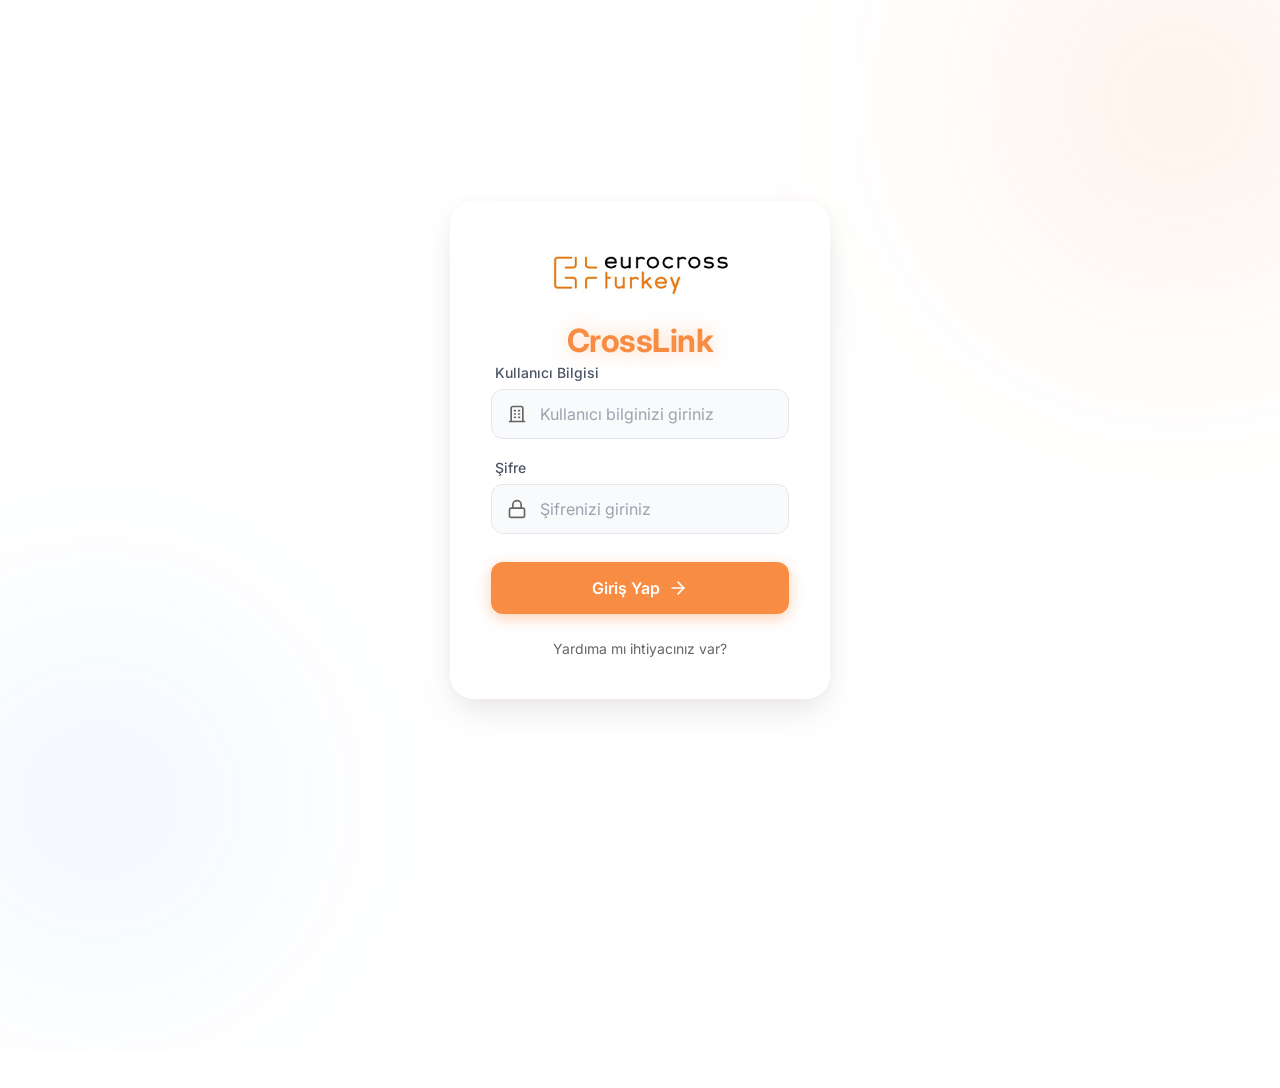
<file: index.html>
<!DOCTYPE html>
<html lang="tr">

<head>
    <meta charset="UTF-8">
    <meta name="viewport" content="width=device-width, initial-scale=1.0">
    <title>CrossLink - Eurocross Turkey</title>
    <!-- Google Fonts: Inter -->
    <link rel="preconnect" href="https://fonts.googleapis.com">
    <link rel="preconnect" href="https://fonts.gstatic.com" crossorigin>
    <link href="https://fonts.googleapis.com/css2?family=Inter:wght@300;400;500;600;700&display=swap" rel="stylesheet">
    <link rel="stylesheet" href="./style.css">
    <script defer src="./app.js"></script>
</head>

<body class="login-body">
    <!-- Full Screen Loading Overlay -->
    <div id="loadingOverlay" class="loading-overlay hidden">
        <div class="loader-content">
            <img src="./Car.gif" alt="Araç Yükleniyor" class="car-animation">
            <h2 class="loading-text" style="color: #F88C42;">Sisteme Giriş Yapılıyor...</h2>
        </div>
    </div>

    <!-- Background Decoration -->
    <div class="bg-shape shape-1"></div>
    <div class="bg-shape shape-2"></div>

    <main class="login-container">
        <div class="login-card glass-panel">
            <div class="logo-container">
                <img src="./Logo.png" alt="Eurocross Turkey Logo" class="company-logo">
            </div>

            <h1 class="project-title" style="color: #F88C42;">CrossLink</h1>

            <form id="loginForm" class="login-form">
                <div class="input-group">
                    <label for="companyName">Kullanıcı Bilgisi</label>
                    <div class="input-wrapper">
                        <!-- SVG Icon for Company -->
                        <svg xmlns="http://www.w3.org/2000/svg" width="20" height="20" viewBox="0 0 24 24" fill="none"
                            stroke="currentColor" stroke-width="2" stroke-linecap="round" stroke-linejoin="round"
                            class="input-icon">
                            <path d="M3 21h18"></path>
                            <path d="M9 8h1"></path>
                            <path d="M9 12h1"></path>
                            <path d="M9 16h1"></path>
                            <path d="M14 8h1"></path>
                            <path d="M14 12h1"></path>
                            <path d="M14 16h1"></path>
                            <path d="M5 21V5a2 2 0 0 1 2-2h10a2 2 0 0 1 2 2v16"></path>
                        </svg>
                        <input type="text" id="companyName" placeholder="Kullanıcı bilginizi giriniz" required
                            autocomplete="username">
                    </div>
                </div>

                <div class="input-group">
                    <label for="password">Şifre</label>
                    <div class="input-wrapper">
                        <!-- SVG Icon for Lock -->
                        <svg xmlns="http://www.w3.org/2000/svg" width="20" height="20" viewBox="0 0 24 24" fill="none"
                            stroke="currentColor" stroke-width="2" stroke-linecap="round" stroke-linejoin="round"
                            class="input-icon">
                            <rect width="18" height="11" x="3" y="11" rx="2" ry="2"></rect>
                            <path d="M7 11V7a5 5 0 0 1 10 0v4"></path>
                        </svg>
                        <input type="password" id="password" placeholder="Şifrenizi giriniz" required
                            autocomplete="current-password">
                    </div>
                </div>

                <div id="errorMessage" class="error-message">Hatalı kullanıcı bilgisi veya şifre.</div>

                <button type="submit" class="login-btn">
                    <span>Giriş Yap</span>
                    <svg xmlns="http://www.w3.org/2000/svg" width="20" height="20" viewBox="0 0 24 24" fill="none"
                        stroke="currentColor" stroke-width="2" stroke-linecap="round" stroke-linejoin="round">
                        <path d="M5 12h14"></path>
                        <path d="m12 5 7 7-7 7"></path>
                    </svg>
                </button>
            </form>

            <div class="support-link">
                <a href="#">Yardıma mı ihtiyacınız var?</a>
            </div>
        </div>
    </main>
</body>

</html>
</file>
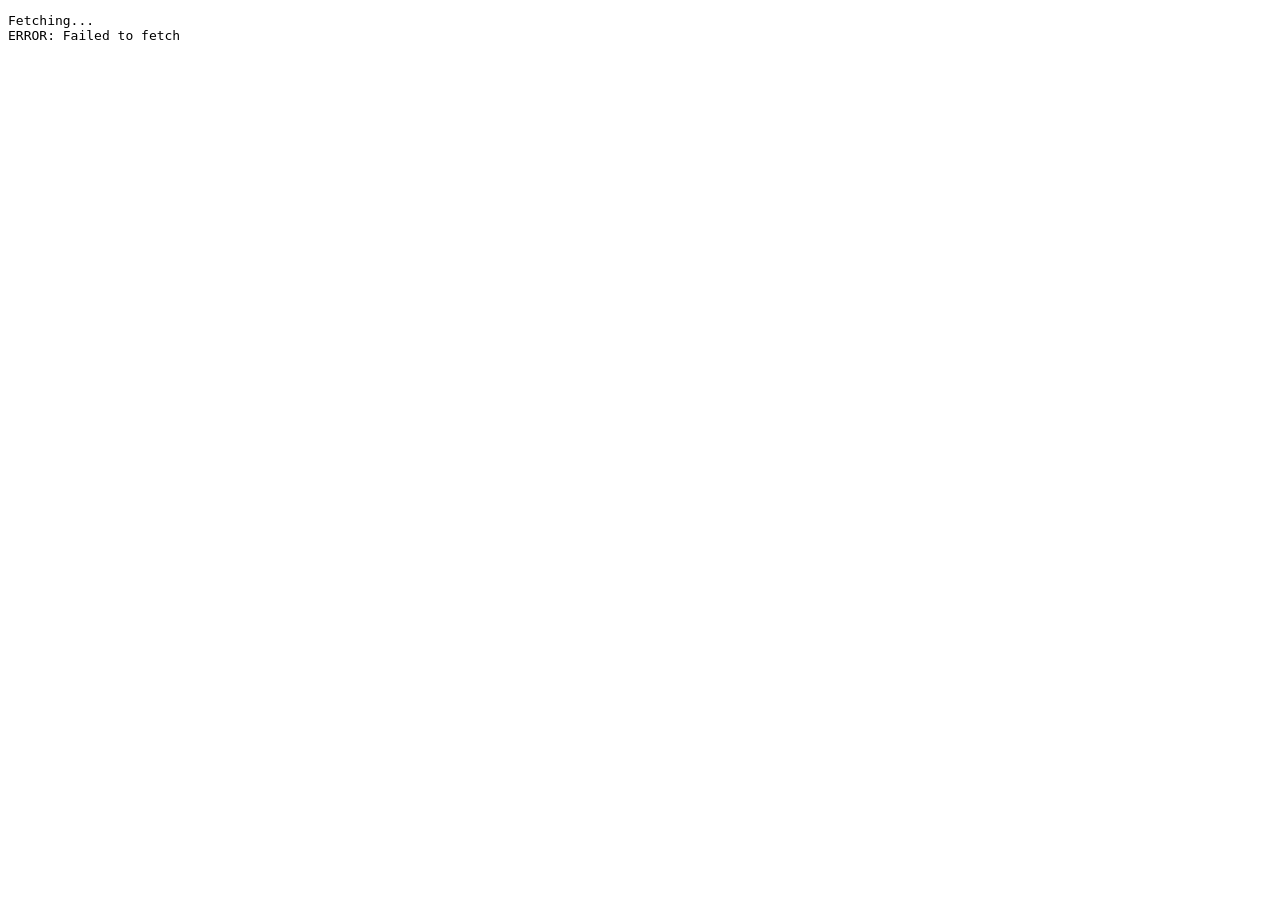
<file: debug.html>
<!DOCTYPE html>
<html>

<body>
    <pre id="log"></pre>
    <script>
        const DELIVERED_CSV_URL = "https://docs.google.com/spreadsheets/d/1d-IUF5slokrV36jc5oOZcfK0v-lUz0JoC2fjEAm6CLo/export?format=csv";
        const PENDING_CSV_URL = "https://docs.google.com/spreadsheets/d/1McoRE5bx0IWdnbqv-__gtn3ywY0U13zWnMPaArtuCxQ/export?format=csv";

        function l(msg) {
            document.getElementById('log').textContent += msg + '\n';
            console.log(msg);
        }

        function toLowerTr(str) {
            if (!str) return "";
            return str.replace(/İ/g, 'i').replace(/I/g, 'ı').toLowerCase();
        }

        function parseCSV(csvText) {
            const lines = csvText.split('\n').filter(line => line.trim() !== "");
            l("Total lines: " + lines.length);
            if (lines.length < 2) return [];

            const headers = lines[0].split(',').map(h => h.trim());
            l("Headers count: " + headers.length);
            l("Header at 11: " + headers[11]);

            const data = [];
            for (let i = 1; i < lines.length; i++) {
                const values = lines[i].split(',');
                if (values.length > 5) {
                    let rowObj = {};
                    headers.forEach((header, index) => {
                        rowObj[header] = values[index] ? values[index].trim() : "";
                    });
                    data.push(rowObj);
                }
            }
            return data;
        }

        async function test() {
            try {
                l("Fetching...");
                const [deliveredResponse, pendingResponse] = await Promise.all([
                    fetch(DELIVERED_CSV_URL),
                    fetch(PENDING_CSV_URL)
                ]);

                const deliveredText = await deliveredResponse.text();
                l("Parsing Delivered...");
                const deliveredData = parseCSV(deliveredText);

                let allData = [...deliveredData];

                const currentSupplier = "AKTİF FİLO";
                const supplierLower = toLowerTr(currentSupplier).trim();
                l("supplierLower to search: '" + supplierLower + "'");

                let matchCount = 0;
                let sampleRow = null;

                for (let i = 0; i < allData.length; i++) {
                    const row = allData[i];
                    if ((row['Tedarikçi'] || "").includes("AKTI") || (row['Tedarikçi'] || "").includes("AKTİ")) {
                        if (!sampleRow) sampleRow = row;
                    }

                    const rawSupplier = row['Tedarikçi'] || "UNDEFINED";
                    const rowSupplier = toLowerTr(row['Tedarikçi']).trim();

                    if (rowSupplier === supplierLower || rowSupplier.includes(supplierLower) || supplierLower.includes(rowSupplier)) {
                        matchCount++;
                    }
                }

                l("Match count: " + matchCount);
                if (sampleRow) {
                    l("Sample row keys: " + Object.keys(sampleRow).join(", "));
                    l("Sample row raw tedarikci: '" + sampleRow['Tedarikçi'] + "'");
                    l("Sample row toLowerTr: '" + toLowerTr(sampleRow['Tedarikçi']).trim() + "'");
                } else {
                    l("No row with AKTİ found!");
                }

                l("DONE");

            } catch (e) {
                l("ERROR: " + e.message);
            }
        }

        test();
    </script>
</body>

</html>
</file>
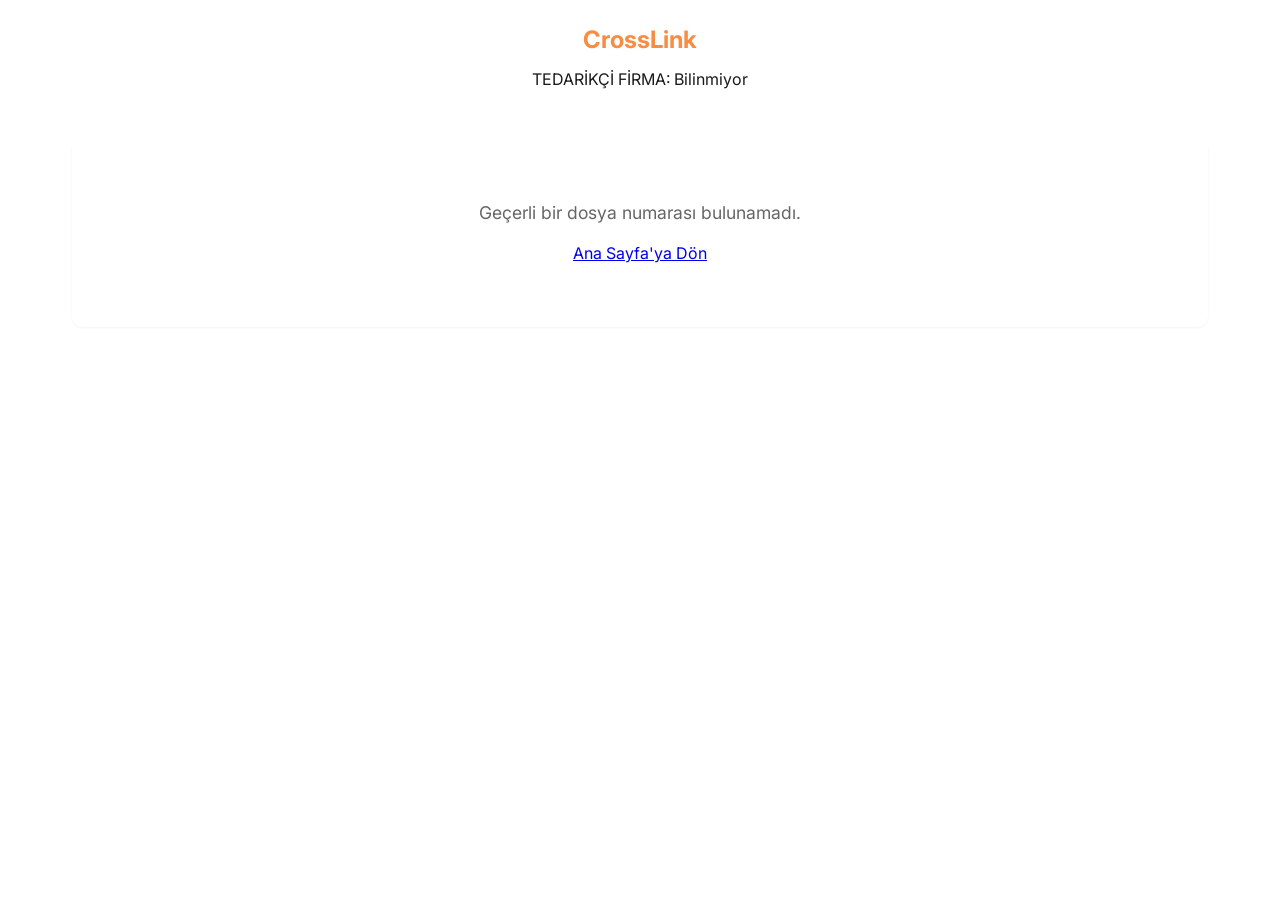
<file: detail.html>
<!DOCTYPE html>
<html lang="tr">

<head>
    <meta charset="UTF-8">
    <meta name="viewport" content="width=device-width, initial-scale=1.0">
    <title>Dosya Detayı - CrossLink</title>
    <link href="https://fonts.googleapis.com/css2?family=Inter:wght@300;400;500;600;700&display=swap" rel="stylesheet">
    <link rel="stylesheet" href="./style.css?v=3">
    <link rel="stylesheet" href="./detail.css?v=3">
    <script defer src="./detail.js?v=3"></script>
</head>

<body>
    <!-- Full Screen Loading Overlay to match login exactly -->
    <div id="loadingOverlay" class="loading-overlay active">
        <div class="loader-content">
            <img src="./Car.gif" alt="Araç Yükleniyor" class="car-animation">
            <h2 class="loading-text" style="color: #F88C42;">Dosyaya Giriliyor...</h2>
        </div>
    </div>

    <div class="dashboard-container">
        <!-- Header -->
        <header class="dashboard-header detail-header-centered">
            <div class="header-left">
                <div class="logo">
                    <h1 style="color: var(--primary-color); font-size: 1.5rem;">CrossLink</h1>
                </div>
            </div>
            <div class="header-right">
                <div class="user-info">
                    <span class="supplier-label">TEDARİKÇİ FİRMA:</span>
                    <span class="supplier-name" id="supplierNameDisplay">Yükleniyor...</span>
                </div>
            </div>
        </header>

        <!-- Main Content -->
        <main class="detail-main">
            <!-- Loading overlay was here, moved to root -->

            <div id="errorOverlay" class="error-overlay hidden">
                <p id="errorMessage">Dosya bulunamadı.</p>
                <a href="dashboard.html" class="btn btn-primary">Ana Sayfa'ya Dön</a>
            </div>

            <div id="detailContent" class="detail-content hidden">
                <!-- Page Header with Status -->
                <div class="detail-page-header">
                    <div style="display: flex; gap: 15px; align-items: flex-start;">
                        <a href="dashboard.html" class="back-btn" style="margin-top: 4px;" title="Geri Dön">
                            <svg width="24" height="24" viewBox="0 0 24 24" fill="none" stroke="currentColor"
                                stroke-width="2" stroke-linecap="round" stroke-linejoin="round">
                                <line x1="19" y1="12" x2="5" y2="12"></line>
                                <polyline points="12 19 5 12 12 5"></polyline>
                            </svg>
                        </a>
                        <div>
                            <h2 id="pageTitleHizmetNo"
                                style="font-weight: 600; font-size: 1.5rem; color: var(--text-dark);">Hizmet No: </h2>
                            <h2 id="pageTitleDosyaNo"
                                style="font-weight: 600; font-size: 1.5rem; color: var(--text-dark);">Dosya No: </h2>
                        </div>
                        <div id="detailPerformanceCard"
                            style="margin-left: 20px; padding: 10px 15px; border: 1px solid var(--border-color); border-radius: 8px; box-shadow: 0 2px 4px rgba(0,0,0,0.05); display: flex; flex-direction: column; justify-content: center; background: #fff;">
                            <span
                                style="font-size: 0.75rem; color: #666; font-weight: 600; text-transform: uppercase; margin-bottom: 4px;">Teslimat
                                Süresi</span>
                            <span id="detailPerformanceText"
                                style="font-size: 1.1rem; font-weight: 700; color: var(--primary-color);">Yükleniyor...</span>
                        </div>
                    </div>
                    <div style="display:none;">
                        <span id="badgeStatus" class="status-badge"></span>
                    </div>
                </div>

                <div id="operasyonNotAlert" class="hidden" style="margin-bottom:20px; padding: 16px; background: #EEF2FF; border-left: 4px solid #4338CA; border-radius: 8px;">
                    <h3 style="margin: 0 0 8px 0; font-size: 1.1rem; color: #4338CA; display: flex; align-items: center; gap: 8px;">
                        <svg width="20" height="20" viewBox="0 0 24 24" fill="none" stroke="currentColor" stroke-width="2"><path d="M14 2H6a2 2 0 0 0-2 2v16a2 2 0 0 0 2 2h12a2 2 0 0 0 2-2V8z"></path><polyline points="14 2 14 8 20 8"></polyline><line x1="16" y1="13" x2="8" y2="13"></line><line x1="16" y1="17" x2="8" y2="17"></line></svg>
                        Operasyon Notu
                    </h3>
                    <p id="operasyonNotText" style="margin: 0; color: #374151; font-size: 0.95rem; line-height: 1.5;"></p>
                </div>

                <!-- 1. Müşteri Bilgileri -->
                <section class="detail-section">
                    <div class="section-header">
                        <h3>Müşteri Bilgileri</h3>
                    </div>
                    <div class="info-grid">
                        <div class="info-group">
                            <label>Kullanıcı Adı</label>
                            <div class="info-value" id="valIsim">-</div>
                        </div>
                        <div class="info-group">
                            <label>Kullanıcı Soyadı</label>
                            <div class="info-value" id="valSoyisim">-</div>
                        </div>
                        <div class="info-group">
                            <label>Telefon</label>
                            <div class="info-value" id="valTelefon">-</div>
                        </div>
                        <div class="info-group">
                            <label>Teminat</label>
                            <div class="info-value" id="valTeminat">-</div>
                        </div>
                        <div class="info-group update-btn-group" id="btnUpdateGroup"
                            style="display: none; margin-top: 10px;">
                            <button id="btnOpenUpdateModal" class="btn detail-action-btn action-btn"
                                style="padding: 12px 24px; justify-content: center; width: 100%;">Güncelle</button>
                        </div>
                    </div>
                </section>

                <!-- 2. İkame Araç Bilgileri -->
                <section class="detail-section">
                    <div class="section-header">
                        <h3>Araç Bilgileri</h3>
                    </div>
                    <div class="info-grid form-grid">
                        <div class="form-group">
                            <label>Plaka</label>
                            <input type="text" id="inputPlaka" class="form-control" placeholder="Örn: 34ABC123">
                        </div>
                        <div class="form-group">
                            <label>Marka</label>
                            <div id="containerMarka">
                                <!-- Select for editable, span for readonly -->
                                <select id="inputMarka" class="form-control editable-only">
                                    <option value="">Seçiniz...</option>
                                </select>
                                <div id="displayMarka" class="info-value readonly-only hidden">-</div>
                            </div>
                        </div>
                        <div class="form-group">
                            <label>Model</label>
                            <div id="containerModel">
                                <select id="inputModel" class="form-control editable-only" disabled>
                                    <option value="">Önce Marka Seçiniz...</option>
                                </select>
                                <div id="displayModel" class="info-value readonly-only hidden">-</div>
                            </div>
                        </div>
                        <div class="form-group">
                            <label>Segment</label>
                            <!-- Segment is always auto-filled or read from excel -->
                            <input type="text" id="inputSegment" class="form-control" readonly placeholder="-">
                        </div>
                        <div class="form-group">
                            <label>Kilometre</label>
                            <!-- Input allowing numbers/formatting -->
                            <input type="text" id="inputKm" class="form-control" placeholder="10.000">
                        </div>
                        <div class="form-group">
                            <label>Araç Yılı</label>
                            <div id="containerYil">
                                <select id="inputYil" class="form-control editable-only">
                                    <option value="">Seçiniz...</option>
                                    <!-- Populated by JS (2011-2026) -->
                                </select>
                                <div id="displayYil" class="info-value readonly-only hidden">-</div>
                            </div>
                        </div>
                        <div class="form-group">
                            <label>Drop Kilometre</label>
                            <input type="text" id="inputDropKm" class="form-control" placeholder="100">
                        </div>
                    </div>
                    <!-- Araç Bilgilerini Kaydet Butonu -->
                    <div style="margin-top:12px; display:flex; justify-content:flex-end;">
                        <button id="btnSaveVehicleInfo" class="btn detail-action-btn action-btn" style="padding:10px 24px; font-size:0.9rem;">
                            💾 Araç Bilgilerini Kaydet
                        </button>
                    </div>
                </section>

                <!-- 3. Tarihler -->
                <section class="detail-section">
                    <div class="section-header">
                        <h3>Tarihler</h3>
                    </div>
                    <div class="info-grid form-grid">
                        <div class="form-group">
                            <label>Teslimat Tarihi</label>
                            <input type="text" id="inputTeslimatTarihi" class="form-control"
                                placeholder="Örn: 08.03.2026 12:13">
                        </div>
                        <div class="form-group">
                            <label>İade Tarihi</label>
                            <input type="text" id="inputIadeTarihi" class="form-control"
                                placeholder="Örn: 08.03.2026 12:13">
                        </div>
                        <div class="form-group" id="hakedisGroup">
                            <label>Hakediş Tarihi</label>
                            <input type="text" id="inputHakedisTarihi" class="form-control" readonly placeholder="-">
                        </div>
                    </div>
                </section>

                <!-- 4. Ekler -->
                <section class="detail-section" id="eklerSection">
                    <div class="section-header">
                        <h3>Ekler</h3>
                    </div>
                    <div id="eklerListesi" class="ekler-list">
                        <p class="text-muted" id="noEklerMessage">Henüz eklenmiş bir evrak bulunmuyor.</p>
                        <!-- Eklenen evraklar JS ile buraya eklenecek -->
                    </div>
                </section>

                <!-- 5. Notlar -->
                <section class="detail-section">
                    <div class="section-header">
                        <h3>Notlar</h3>
                    </div>
                    <div id="notlarListesi" style="margin-bottom:10px; max-height:200px; overflow-y:auto;"></div>
                    <div style="display:flex; gap:8px; align-items:flex-end;">
                        <textarea id="notInput" class="form-control" rows="3" placeholder="Notunuzu buraya yazınız..."
                            style="flex:1; resize:vertical;"></textarea>
                        <button id="btnAddNot" class="btn detail-action-btn action-btn"
                            style="padding:10px 18px; height:fit-content; white-space:nowrap;">Not Ekle</button>
                    </div>
                </section>

                <!-- 6. Aksiyon Butonları -->
                <section class="action-section">
                    <input type="file" id="hiddenFileInput" style="display: none;">
                    <button class="btn detail-action-btn action-btn" id="btnUploadForm"
                        style="display: flex; align-items: center; gap: 8px; padding: 12px 24px;">
                        <svg width="18" height="18" viewBox="0 0 24 24" fill="none" stroke="currentColor"
                            stroke-width="2" stroke-linecap="round" stroke-linejoin="round" style="margin-right:8px;">
                            <path d="M21 15v4a2 2 0 0 1-2 2H5a2 2 0 0 1-2-2v-4"></path>
                            <polyline points="17 8 12 3 7 8"></polyline>
                            <line x1="12" y1="3" x2="12" y2="15"></line>
                        </svg>
                        İkame Araç Formunu Yükle
                    </button>
                    <button class="btn detail-action-btn action-btn" id="btnStartTeslimat" style="padding: 12px 24px;">
                        Teslimat Sürecini Başlat
                    </button>
                    <button class="btn detail-action-btn action-btn" id="btnStartIade" style="padding: 12px 24px;">
                        İade Sürecini Başlat
                    </button>
                    <button class="btn action-btn" id="btnResetDemo"
                        style="padding: 12px 24px; background-color: #dc2626; color: white;">
                        Süreci Sıfırla (Demo)
                    </button>
                </section>

                <!-- Activity Log Panel (sağ panel) -->
                <section class="detail-section" style="margin-top:20px;">
                    <div class="section-header"
                        style="display:flex; justify-content:space-between; align-items:center;">
                        <h3>Aktivite Logu</h3>
                        <span style="font-size:0.75rem;color:#999;">Son aksiyonlar</span>
                    </div>
                    <div id="activityLog"
                        style="max-height:300px; overflow-y:auto; font-size:0.82rem; border:1px solid var(--border-color); border-radius:6px; padding:12px; background:#fafafa;">
                        <p style="color:#999; text-align:center; margin:0;">Henüz bir aksiyon gerçekleşmedi.</p>
                    </div>
                </section>
            </div>
        </main>
    </div>

    <!-- Update Modal (Pop-up) -->
    <div id="updateModal" class="modal hidden">
        <div class="modal-content">
            <div class="modal-header">
                <h3>Müşteri Bilgilerini Güncelle</h3>
                <span class="close-modal" id="closeUpdateModal">&times;</span>
            </div>
            <div class="modal-body">
                <div class="form-group">
                    <label>Kullanıcı Adı</label>
                    <input type="text" id="modalIsim" class="form-control">
                </div>
                <div class="form-group">
                    <label>Kullanıcı Soyadı</label>
                    <input type="text" id="modalSoyisim" class="form-control">
                </div>
                <div class="form-group">
                    <label>Telefon</label>
                    <input type="text" id="modalTelefon" class="form-control">
                </div>
                <div class="form-group">
                    <label>Teminat</label>
                    <input type="text" id="modalTeminat" class="form-control">
                </div>
                <div class="form-group"
                    style="margin-top: 20px; border-top: 1px solid var(--border-color); padding-top: 15px;">
                    <label style="color: #dc2626; font-weight: 600;">İşlem Onayı İçin Şifre</label>
                    <input type="password" id="modalSifre" class="form-control" placeholder="Şifrenizi giriniz...">
                    <p id="modalError" class="error-msg hidden">Hatalı şifre girdiniz.</p>
                </div>
            </div>
            <div class="modal-footer"
                style="display: flex; justify-content: space-between; gap: 10px; margin-top: 20px;">
                <button class="btn modal-btn-cancel modal-btn-large" id="btnCancelUpdate">İptal</button>
                <button class="btn modal-btn-confirm modal-btn-large" id="btnSaveUpdate">Kaydet</button>
            </div>
        </div>
    </div>

    <!-- Delete Modal (Pop-up) -->
    <div id="deleteModal" class="modal hidden">
        <div class="modal-content">
            <div class="modal-header">
                <h3>Evrak Silme Onayı</h3>
                <span class="close-modal" id="closeDeleteModal">&times;</span>
            </div>
            <div class="modal-body">
                <p>Bu evrağı silmek istediğinize emin misiniz? Silmek için şifrenizi giriniz.</p>
                <div class="form-group" style="margin-top: 15px;">
                    <label style="color: #dc2626; font-weight: 600;">İşlem Onayı İçin Şifre</label>
                    <input type="password" id="modalDeleteSifre" class="form-control"
                        placeholder="Şifrenizi giriniz...">
                    <p id="modalDeleteError" class="error-msg hidden">Hatalı şifre girdiniz.</p>
                </div>
            </div>
            <div class="modal-footer"
                style="display: flex; justify-content: space-between; gap: 10px; margin-top: 20px;">
                <button class="btn modal-btn-cancel modal-btn-large" id="btnCancelDelete">İptal</button>
                <button class="btn modal-btn-danger modal-btn-large" id="btnConfirmDelete">Sil</button>
            </div>
        </div>
    </div>

    <!-- SMS OTP Modal (Pop-up) -->
    <div id="smsModal" class="modal hidden">
        <div class="modal-content">
            <div class="modal-header">
                <h3>Teslimat Onay Kodu</h3>
                <span class="close-modal" id="closeSmsModal">&times;</span>
            </div>
            <div class="modal-body">
                <p>Sigortalıya gönderilen 6 haneli onay kodunu giriniz.</p>
                <div class="form-group" style="margin-top: 15px;">
                    <label style="color: var(--primary-color); font-weight: 600;">Onay Kodu</label>
                    <input type="text" id="modalSmsKod" class="form-control" placeholder="Örn: 123456" maxlength="6"
                        style="text-align: center; font-size: 1.5rem; letter-spacing: 5px;">
                    <p id="modalSmsError" class="error-msg hidden">Hatalı kod girdiniz.</p>
                </div>
            </div>
            <div class="modal-footer"
                style="display: flex; justify-content: space-between; gap: 10px; margin-top: 20px;">
                <button class="btn modal-btn-cancel modal-btn-large" id="btnCancelSms">İptal</button>
                <button class="btn modal-btn-confirm modal-btn-large" id="btnConfirmSms">Onayla</button>
            </div>
        </div>
    </div>

    <!-- Custom Confirm Modal for İade -->
    <div id="confirmIadeModal" class="modal hidden">
        <div class="modal-content">
            <div class="modal-header">
                <h3>İade Süreci</h3>
                <span class="close-modal" id="closeConfirmIadeModal">&times;</span>
            </div>
            <div class="modal-body">
                <p>Sigortalıyla araç iade süreci şu anda fiziksel olarak yapılacaksa bu adıma geçilmelidir. Devam etmek
                    istiyor musunuz?</p>
            </div>
            <div class="modal-footer"
                style="display: flex; justify-content: space-between; gap: 10px; margin-top: 20px;">
                <button class="btn modal-btn-cancel modal-btn-large" id="btnCancelIade">İptal</button>
                <button class="btn modal-btn-confirm modal-btn-large" id="btnYesIade">Evet, Başlat</button>
            </div>
        </div>
    </div>

</body>

</html>
</file>
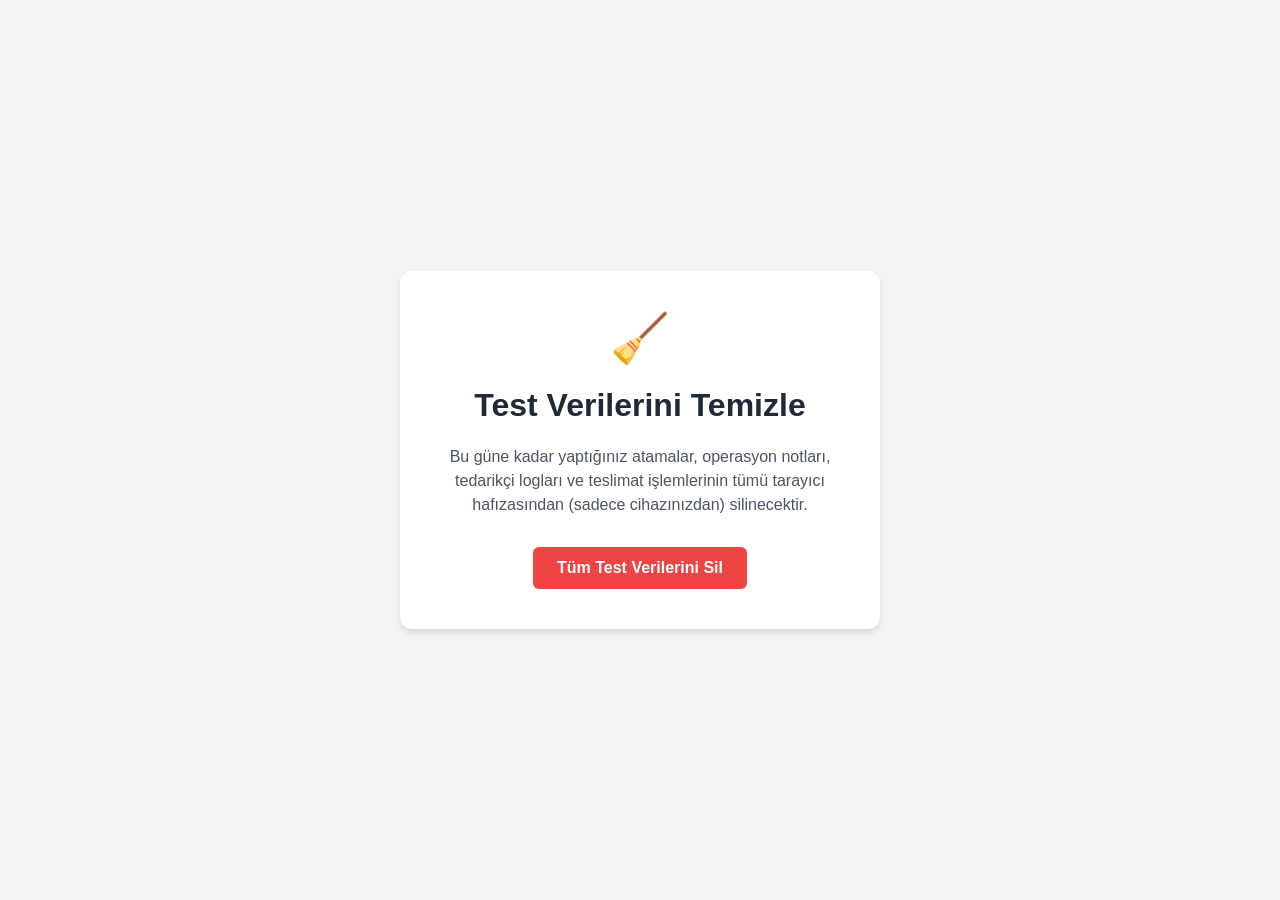
<file: reset.html>
<!DOCTYPE html>
<html lang="tr">
<head>
    <meta charset="UTF-8">
    <title>Sistemi Sıfırla (CrossLink)</title>
    <style>
        body { font-family: 'Segoe UI', Tahoma, Geneva, Verdana, sans-serif; display: flex; align-items: center; justify-content: center; height: 100vh; background-color: #f3f4f6; margin: 0; }
        .card { background: white; padding: 40px; border-radius: 12px; box-shadow: 0 4px 6px rgba(0,0,0,0.1); text-align: center; max-width: 400px; }
        .icon { font-size: 48px; margin-bottom: 20px; }
        h1 { color: #1f2937; margin-top: 0; }
        p { color: #4b5563; margin-bottom: 30px; line-height: 1.5; }
        button { background-color: #ef4444; color: white; border: none; padding: 12px 24px; font-size: 16px; border-radius: 6px; cursor: pointer; font-weight: bold; transition: background 0.3s; }
        button:hover { background-color: #dc2828; }
        #successMsg { display: none; color: #10b981; font-weight: bold; margin-top: 20px; }
    </style>
</head>
<body>

<div class="card">
    <div class="icon">🧹</div>
    <h1>Test Verilerini Temizle</h1>
    <p>Bu güne kadar yaptığınız atamalar, operasyon notları, tedarikçi logları ve teslimat işlemlerinin tümü tarayıcı hafızasından (sadece cihazınızdan) silinecektir.</p>
    <button id="btnReset" onclick="clearData()">Tüm Test Verilerini Sil</button>
    <div id="successMsg">Sistem başarıyla sıfırlandı! ✅ Artık bu sekmeyi kapatıp operasyon/tedarikçi sayfalarını yenileyebilirsiniz.</div>
</div>

<script>
function clearData() {
    let keysToRemove = [];
    for (let i = 0; i < localStorage.length; i++) {
        let key = localStorage.key(i);
        if (key && (key.startsWith("crosslink_") || key.startsWith("atama_"))) {
            keysToRemove.push(key);
        }
    }
    
    keysToRemove.forEach(key => localStorage.removeItem(key));
    
    document.getElementById("btnReset").style.display = "none";
    document.getElementById("successMsg").style.display = "block";
}
</script>

</body>
</html>
</file>
<file: style.css>
/* Base Styles & Variables */
:root {
    --primary-color: #F88C42;
    --primary-glow: rgba(248, 140, 66, 0.4);
    --bg-dark: #FFFFFF;
    --bg-card: rgba(255, 255, 255, 0.8);
    --text-main: #1A1A1A;
    --text-muted: #666666;
    --input-bg: #F9FAFB;
    --input-border: #E5E7EB;
    --input-focus: rgba(248, 140, 66, 0.5);
    --error: #E53E3E;
}

* {
    margin: 0;
    padding: 0;
    box-sizing: border-box;
}

body {
    font-family: 'Inter', sans-serif;
    background-color: var(--bg-dark);
    color: var(--text-main);
    min-height: 100vh;
    position: relative;
    overflow-x: hidden;
}

/* Centering for index.html (Login) specifically */
.login-body {
    display: flex;
    justify-content: center;
    align-items: center;
    overflow: hidden;
    /* Hide scrollbars on login screen */
}

/* Background Aesthetics (Dynamic Shapes) */
.bg-shape {
    position: absolute;
    filter: blur(100px);
    z-index: -1;
    border-radius: 50%;
    animation: float 20s ease-in-out infinite alternate;
}

.shape-1 {
    width: 600px;
    height: 600px;
    background: radial-gradient(circle, rgba(248, 140, 66, 0.15) 0%, transparent 70%);
    top: -200px;
    right: -200px;
}

.shape-2 {
    width: 500px;
    height: 500px;
    background: radial-gradient(circle, rgba(66, 134, 248, 0.1) 0%, transparent 70%);
    bottom: -150px;
    left: -150px;
    animation-delay: -10s;
}

@keyframes float {
    0% {
        transform: translate(0, 0) scale(1);
    }

    100% {
        transform: translate(-50px, 50px) scale(1.1);
    }
}

/* Login Container & Glassmorphism */
.login-container {
    width: 100%;
    max-width: 420px;
    padding: 20px;
    z-index: 10;
}

.glass-panel {
    background: var(--bg-card);
    backdrop-filter: blur(16px);
    -webkit-backdrop-filter: blur(16px);
    border: 1px solid rgba(255, 255, 255, 1);
    border-radius: 24px;
    padding: 40px;
    box-shadow: 0 15px 35px -5px rgba(0, 0, 0, 0.1), 0 0 15px rgba(248, 140, 66, 0.05);
    transform: translateY(20px);
    opacity: 0;
    animation: slideUpFade 0.8s cubic-bezier(0.16, 1, 0.3, 1) forwards;
}

@keyframes slideUpFade {
    to {
        transform: translateY(0);
        opacity: 1;
    }
}

/* Header & Typography */
.logo-container {
    display: flex;
    justify-content: center;
    margin-bottom: 20px;
}

.company-logo {
    max-height: 60px;
    width: auto;
    object-fit: contain;
    mix-blend-mode: multiply;
}

.project-title {
    font-size: 2rem;
    font-weight: 700;
    text-align: center;
    letter-spacing: -0.5px;
    margin-bottom: 4px;
    text-shadow: 0 0 20px var(--primary-glow);
}

.subtitle {
    text-align: center;
    color: var(--text-muted);
    font-size: 0.95rem;
    margin-bottom: 32px;
}

/* Form Styles */
.login-form {
    display: flex;
    flex-direction: column;
    gap: 20px;
}

.input-group {
    display: flex;
    flex-direction: column;
    gap: 8px;
}

.input-group label {
    font-size: 0.875rem;
    font-weight: 500;
    color: #4B5563;
    margin-left: 4px;
}

.input-wrapper {
    position: relative;
    display: flex;
    align-items: center;
}

.input-icon {
    position: absolute;
    left: 16px;
    color: var(--text-muted);
    transition: color 0.3s ease;
}

.input-wrapper input {
    width: 100%;
    background: var(--input-bg);
    border: 1px solid var(--input-border);
    color: var(--text-main);
    padding: 14px 16px 14px 48px;
    border-radius: 12px;
    font-size: 1rem;
    font-family: inherit;
    transition: all 0.3s ease;
    outline: none;
}

.input-wrapper input:not(:placeholder-shown)~.input-icon {
    color: var(--primary-color);
}

.input-wrapper input:focus {
    border-color: var(--primary-color);
    box-shadow: 0 0 0 3px rgba(248, 140, 66, 0.15);
    background: #FFFFFF;
}

.input-wrapper input:focus+.input-icon,
.input-wrapper input:not(:placeholder-shown)~.input-icon {
    color: var(--primary-color);
}

.input-wrapper input::placeholder {
    color: #9CA3AF;
}

/* Error Message */
.error-message {
    color: var(--error);
    font-size: 0.875rem;
    text-align: center;
    background: rgba(255, 77, 77, 0.1);
    padding: 10px;
    border-radius: 8px;
    border: 1px solid rgba(255, 77, 77, 0.2);
    display: none;
    animation: shake 0.4s ease-in-out;
}

@keyframes shake {

    0%,
    100% {
        transform: translateX(0);
    }

    25% {
        transform: translateX(-5px);
    }

    75% {
        transform: translateX(5px);
    }
}

/* Submit Button */
.login-btn {
    margin-top: 8px;
    background: var(--primary-color);
    color: #fff;
    border: none;
    padding: 16px;
    border-radius: 12px;
    font-size: 1rem;
    font-weight: 600;
    font-family: inherit;
    cursor: pointer;
    display: flex;
    justify-content: center;
    align-items: center;
    gap: 8px;
    transition: all 0.3s cubic-bezier(0.25, 0.8, 0.25, 1);
    box-shadow: 0 4px 15px var(--primary-glow);
}

.login-btn:hover {
    transform: translateY(-2px);
    box-shadow: 0 6px 20px rgba(248, 140, 66, 0.6);
    background: #FF9B57;
    /* Slightly lighter orange */
}

.login-btn:active {
    transform: translateY(1px);
}

.login-btn svg {
    transition: transform 0.3s ease;
}

.login-btn:hover svg {
    transform: translateX(4px);
}

.support-link {
    text-align: center;
    margin-top: 24px;
}

.support-link a {
    color: var(--text-muted);
    text-decoration: none;
    font-size: 0.875rem;
    transition: color 0.2s ease;
}

.support-link a:hover {
    color: var(--primary-color);
}

/* Loading Overlay & Animation */
.loading-overlay {
    position: fixed;
    top: 0;
    left: 0;
    width: 100%;
    height: 100%;
    background: var(--bg-dark);
    display: flex;
    justify-content: center;
    align-items: center;
    z-index: 100;
    opacity: 0;
    visibility: hidden;
    transition: opacity 0.4s ease, visibility 0.4s ease;
}

.loading-overlay.active {
    opacity: 1;
    visibility: visible;
}

.loader-content {
    display: flex;
    flex-direction: column;
    align-items: center;
    gap: 20px;
}

.car-animation {
    width: 150px;
    height: auto;
    animation: idleBounce 1s ease-in-out infinite alternate;
}

.loading-text {
    font-size: 1.25rem;
    font-weight: 600;
    letter-spacing: 0.5px;
    animation: pulse 1.5s ease-in-out infinite;
}

@keyframes pulse {

    0%,
    100% {
        opacity: 0.7;
    }

    50% {
        opacity: 1;
    }
}

@keyframes idleBounce {
    0% {
        transform: translateY(0);
    }

    100% {
        transform: translateY(-8px);
    }
}

/* Responsive */
@media (max-width: 480px) {
    .glass-panel {
        padding: 30px 20px;
        border-radius: 20px;
    }

    .project-title {
        font-size: 1.75rem;
    }
}
</file>
<file: detail.css>
/* detail.css */
.detail-main {
    padding: 24px 32px;
    max-width: 1200px;
    margin: 0 auto;
    width: 100%;
}

.hidden {
    display: none !important;
}

.back-btn {
    display: flex;
    align-items: center;
    gap: 6px;
    color: var(--text-dark);
    text-decoration: none;
    font-weight: 500;
    transition: color 0.2s;
}

.back-btn:hover {
    color: var(--primary-color);
}

.loading-overlay,
.error-overlay {
    display: flex;
    flex-direction: column;
    align-items: center;
    justify-content: center;
    padding: 64px 0;
    background: var(--bg-card);
    border-radius: 12px;
    box-shadow: 0 1px 3px rgba(0, 0, 0, 0.05);
}

.error-overlay p {
    color: var(--text-muted);
    font-size: 1.1rem;
    margin-bottom: 20px;
}

.detail-page-header {
    display: flex;
    justify-content: space-between;
    align-items: center;
    margin-bottom: 24px;
}

.detail-page-header h2 {
    font-size: 1.5rem;
    color: var(--text-dark);
    margin: 0 0 4px 0;
}

.detail-page-header .text-muted {
    margin: 0;
    font-size: 0.95rem;
}

.detail-section {
    background: var(--bg-card);
    border-radius: 12px;
    padding: 24px;
    box-shadow: 0 1px 3px rgba(0, 0, 0, 0.05);
    border: 1px solid var(--border-color);
    margin-bottom: 24px;
}

.section-header {
    display: flex;
    justify-content: space-between;
    align-items: center;
    margin-bottom: 20px;
    padding-bottom: 12px;
    border-bottom: 1px solid var(--border-color);
}

.section-header h3 {
    font-size: 1.35rem;
    color: var(--primary-color);
    margin: 0;
}

.info-grid {
    display: grid;
    grid-template-columns: 1fr;
    /* User wants top to bottom layout */
    gap: 16px;
}

.info-grid.form-grid {
    grid-template-columns: 1fr;
}

.info-group,
.form-group {
    display: flex;
    flex-direction: column;
    gap: 6px;
}

.info-group label,
.form-group label {
    font-size: 0.8rem;
    font-weight: 500;
    color: var(--text-muted);
    text-transform: uppercase;
    letter-spacing: 0.5px;
}

.info-value {
    font-size: 1rem;
    color: var(--text-dark);
    background: #F3F4F6;
    padding: 10px 12px;
    border-radius: 6px;
    border: 1px solid var(--border-color);
}

.form-control {
    padding: 10px 12px;
    border: 1px solid var(--border-color);
    border-radius: 6px;
    font-family: inherit;
    font-size: 1rem;
    color: var(--text-dark);
    outline: none;
    transition: border-color 0.2s;
    background-color: #fff;
}

.form-control:focus {
    border-color: var(--primary-color);
}

.form-control:disabled,
.form-control[readonly] {
    background-color: #F3F4F6;
    color: #6B7280;
    cursor: not-allowed;
}

.action-section {
    display: flex;
    gap: 16px;
    flex-wrap: wrap;
    justify-content: center;
}

.ekler-item {
    display: flex;
    align-items: center;
    justify-content: flex-start;
    gap: 15px;
    background: #F9FAFB;
    border: 1px solid var(--border-color);
    padding: 12px 16px;
    border-radius: 8px;
}

.action-btn {
    display: flex;
    align-items: center;
    justify-content: center;
    font-size: 1rem;
    padding: 12px 24px;
}

.action-btn:disabled {
    opacity: 0.6;
    cursor: not-allowed;
}

.detail-action-btn {
    background-color: rgba(248, 140, 66, 0.1);
    color: var(--primary-color);
    border: 1px solid transparent;
}

.detail-action-btn:hover {
    background-color: var(--primary-color);
    color: white;
}

/* Modal */
.modal {
    position: fixed;
    top: 0;
    left: 0;
    width: 100%;
    height: 100%;
    background-color: rgba(0, 0, 0, 0.5);
    z-index: 1000;
    display: flex;
    align-items: center;
    justify-content: center;
    opacity: 1;
    transition: opacity 0.3s;
}

.modal.hidden {
    opacity: 0;
    pointer-events: none;
}

.modal-content {
    background: white;
    padding: 24px;
    border-radius: 12px;
    width: 100%;
    max-width: 450px;
    box-shadow: 0 10px 25px rgba(0, 0, 0, 0.1);
    transform: translateY(0);
    transition: transform 0.3s;
}

.modal.hidden .modal-content {
    transform: translateY(20px);
}

.modal-header {
    display: flex;
    justify-content: space-between;
    align-items: center;
    margin-bottom: 20px;
}

.modal-header h3 {
    margin: 0;
    font-size: 1.25rem;
    color: var(--text-dark);
}

.close-modal {
    font-size: 1.5rem;
    cursor: pointer;
    color: var(--text-muted);
}

.modal-body {
    display: flex;
    flex-direction: column;
    gap: 16px;
    margin-bottom: 24px;
}

.modal-footer {
    display: flex;
    justify-content: flex-end;
    gap: 12px;
}

.error-msg {
    color: #dc2626;
    font-size: 0.85rem;
    margin-top: 4px;
    font-weight: 500;
}

/* End of file */

/* Custom Header Alignment */
.detail-header-centered {
    display: flex;
    flex-direction: column;
    align-items: center;
    justify-content: center;
    padding-top: 25px;
    padding-bottom: 25px;
    gap: 15px;
}

.detail-header-centered .header-left,
.detail-header-centered .header-right {
    display: flex;
    justify-content: center;
    width: 100%;
}

/* Modal Buttons Large */
.modal-btn-large {
    flex: 1;
    padding: 14px 24px;
    font-size: 1.15rem;
    font-weight: 600;
}

/* Status Badges */
.status-badge {
    padding: 6px 14px;
    border-radius: 20px;
    font-size: 0.85rem;
    font-weight: 600;
}

.status-delivered {
    background-color: var(--status-success-bg, #d1fae5);
    color: var(--status-success, #059669);
    /* Green */
}

.status-pending {
    background-color: var(--status-pending-bg, #fef3c7);
    color: var(--status-pending, #d97706);
    /* Orange-ish */
}

/* Ekler Section */
.ekler-list {
    display: flex;
    flex-direction: column;
    gap: 10px;
    margin-top: 10px;
}

.ekler-item {
    display: flex;
    align-items: center;
    justify-content: flex-start;
    gap: 15px;
    background: #F9FAFB;
    border: 1px solid var(--border-color);
    padding: 12px 16px;
    border-radius: 8px;
}

.ekler-info {
    display: flex;
    align-items: center;
    gap: 12px;
}

.ekler-filename {
    font-size: 0.95rem;
    font-weight: 500;
    color: var(--text-dark);
}

.ekler-actions {
    display: flex;
    gap: 8px;
}

.ekler-btn {
    background: none;
    border: none;
    cursor: pointer;
    padding: 6px;
    border-radius: 4px;
    display: inline-flex;
    align-items: center;
    justify-content: center;
    transition: background 0.2s;
}

.btn-download {
    color: var(--primary-color);
}

.btn-download:hover {
    background: rgba(248, 140, 66, 0.1);
}

.btn-delete {
    color: #dc2626;
}

.btn-delete:hover {
    background: rgba(220, 38, 38, 0.1);
}

/* Modal Button Colors */
.modal-btn-cancel {
    background-color: #F3F4F6 !important;
    color: #4B5563 !important;
    border: 1px solid #D1D5DB !important;
}

.modal-btn-cancel:hover {
    background-color: #E5E7EB !important;
}

.modal-btn-confirm {
    background-color: var(--primary-color) !important;
    color: white !important;
    border: none !important;
}

.modal-btn-confirm:hover {
    background-color: #e07a34 !important;
    box-shadow: 0 4px 12px rgba(248, 140, 66, 0.4);
}

.modal-btn-danger {
    background-color: #dc2626 !important;
    color: white !important;
    border: none !important;
}

.modal-btn-danger:hover {
    background-color: #b91c1c !important;
    box-shadow: 0 4px 12px rgba(220, 38, 38, 0.4);
}

/* Datetime Group for Hakediş Tarihi */
.datetime-group {
    display: flex;
    gap: 8px;
    align-items: center;
}

.datetime-group input,
.datetime-group select {
    min-width: 0;
}
</file>
